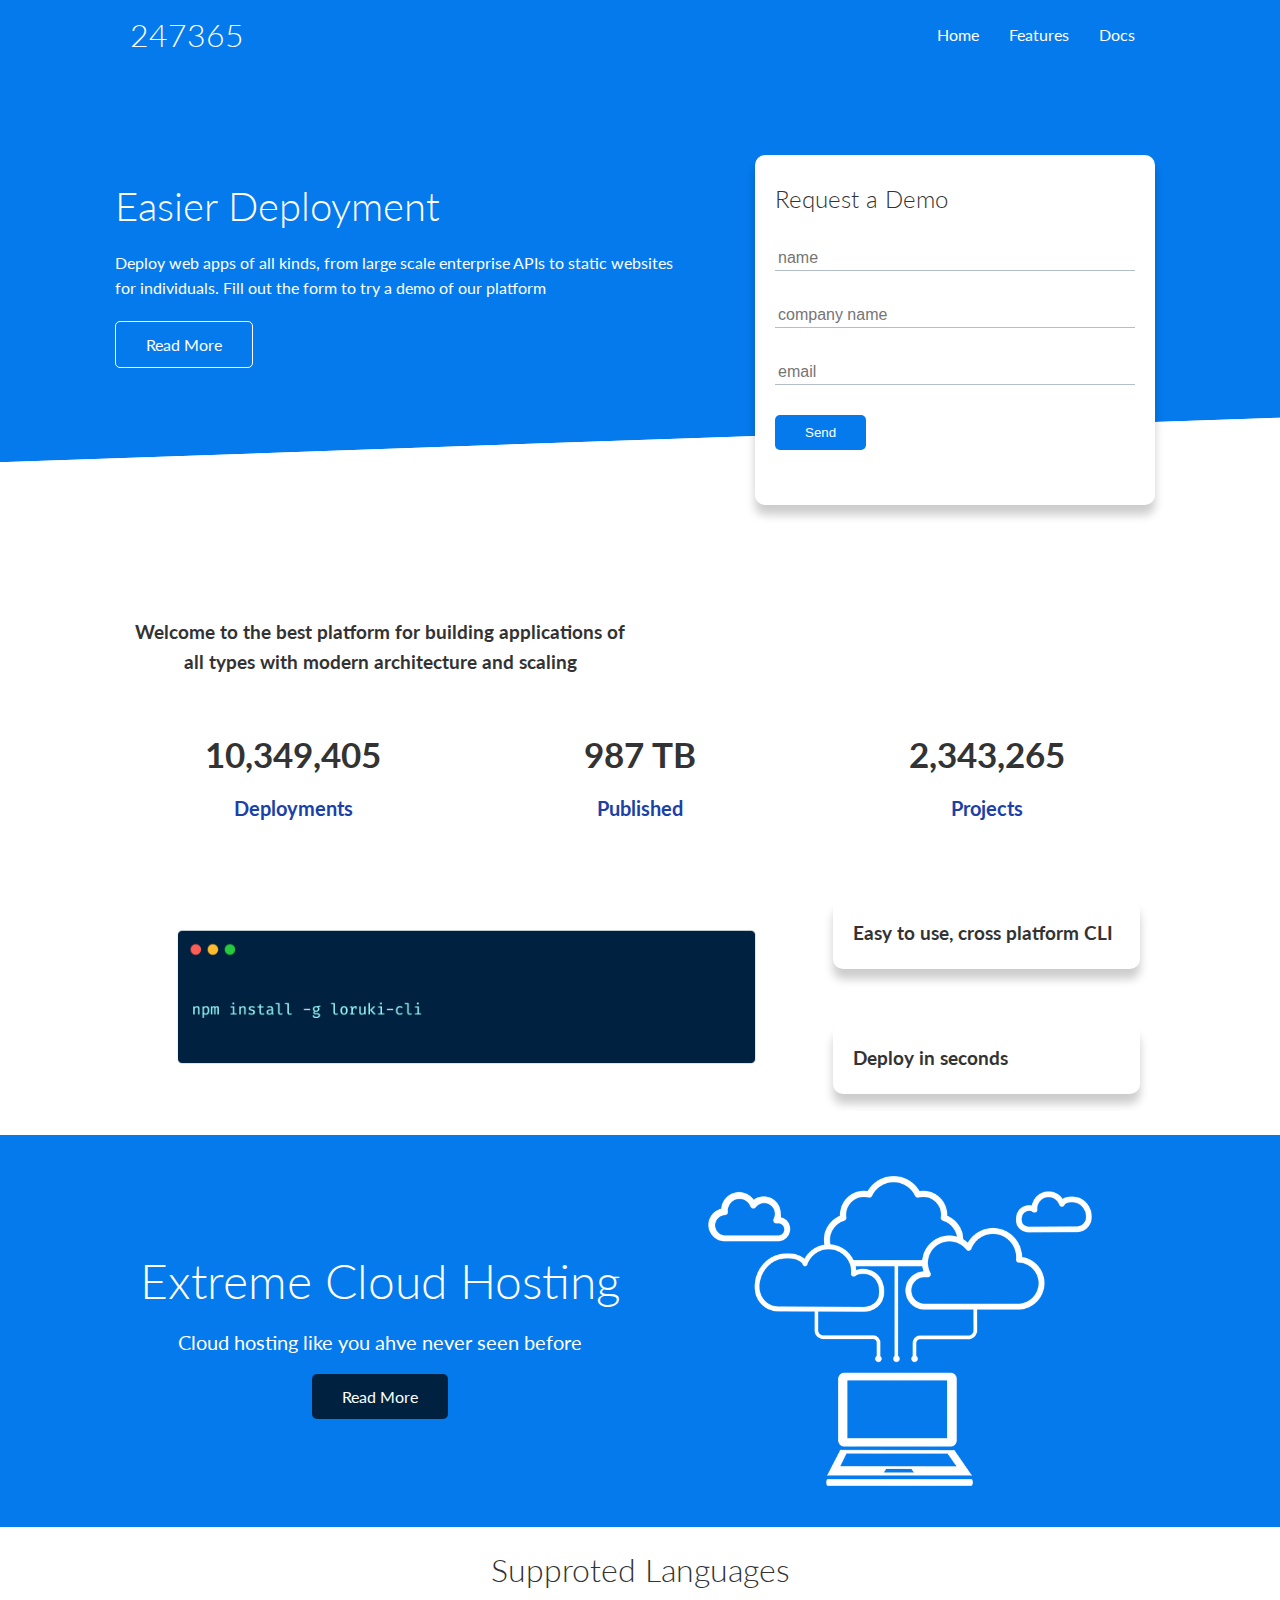
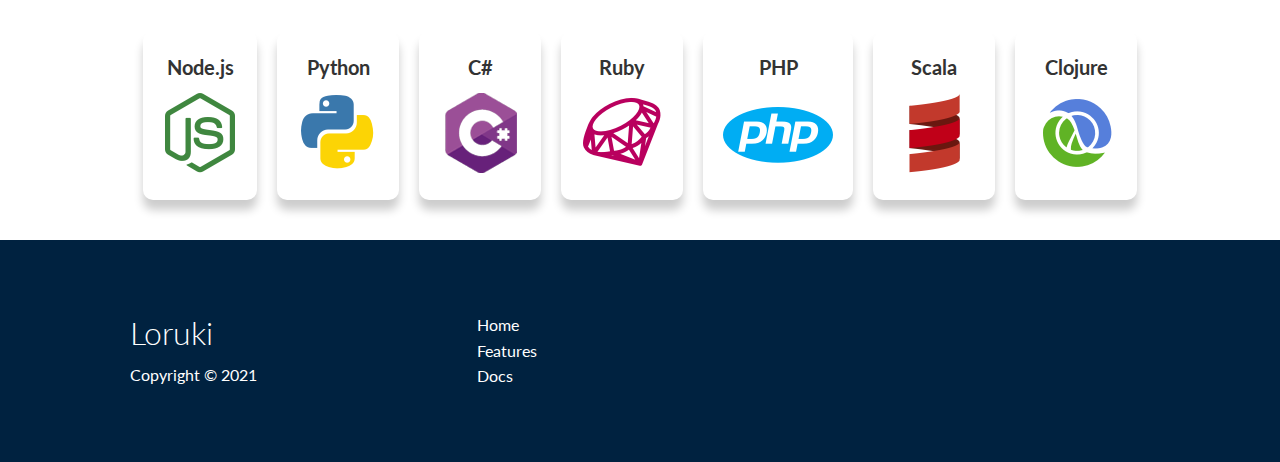
<file: loruki/index.html>
<!DOCTYPE html>
<html lang="en">

<head>
    <meta charset="UTF-8">
    <meta http-equiv="X-UA-Compatible" content="IE=edge">
    <meta name="viewport" content="width=device-width, initial-scale=1.0">
    <link rel="stylesheet" href="https://cdnjs.cloudflare.com/ajax/libs/font-awesome/6.0.0-beta2/css/all.min.css" integrity="sha512-YWzhKL2whUzgiheMoBFwW8CKV4qpHQAEuvilg9FAn5VJUDwKZZxkJNuGM4XkWuk94WCrrwslk8yWNGmY1EduTA==" crossorigin="anonymous" referrerpolicy="no-referrer" />
    <link rel="stylesheet" href="css/style.css">
    <link rel="stylesheet" href="css/utilities.css">

    <title>247365 | Cloud Hosting For Everyone</title>
</head>

<body>
    
    <!--navbar -->
    <div class="navbar">
        <div class="container flex">
            <h1 class="logo">247365</h1>
            <nav>
                <ul>
                    <li><a href="index.html">Home</a></li>
                    <li><a href="features.html">Features</a></li>
                    <li><a href="Docs.html">Docs</a></li>
                </ul>
            </nav>
        </div>
    </div>

    <!-- Showcase-->
    <section class="showcase">
        <div class="container grid">
            <div class="showcase-text">
                <h1>Easier Deployment</h1>
                <p>Deploy web apps of all kinds, from large
                     scale enterprise APIs to static websites for individuals.
                      Fill out the form to try a demo of our platform</p>
                    <a href="features.html" class="btn btn-outline">Read More</a>
            </div>

            <div class="showcase-form card">
                <h2>Request a Demo</h2>
                <form action="">
                    <div class="form-control">
                        <input type="text" name="name" placeholder="name" required>
                    </div>
                    <div class="form-control">
                        <input type="text" name="company" placeholder="company name">
                    </div>
                    <div class="form-control">
                        <input type="email" name="email" placeholder="email">
                    </div>
                    <input type="submit" value="Send" class="btn btn-primary">
                </form>
            </div>
        </div>
    </section>

    <!-- Stats-->
    <section class="stats">
        <div class="container">
            <h3 class="stats-heading text-center my-4">
                Welcome to the best platform for building applications of all types with modern architecture and scaling
            </h3>

            <div class="grid grid-3 text-center my-4">
                <div>
                    <i class="fas fa-server fa-3x"></i>
                    <h3>10,349,405</h3>
                    <p class="text-secondary">Deployments</p>
                </div>
                <div>
                    <i class="fas fa-upload fa-3x"></i>
                    <h3>987 TB</h3>
                    <p class="text-secondary">Published</p>
                </div>
                <div>
                    <i class="fas fa-project-diagram fa-3x"></i>
                    <h3>2,343,265</h3>
                    <p class="text-secondary">Projects</p>
                </div>
            </div>
        </div>
    </section>

    <!-- Cli -->
    <section class="cli">
        <div class="container grid">
            <img src="img/cli.png" alt="">
            <div class="card">
                <h3>Easy to use, cross platform CLI</h3>
            </div>
            <div class="card">
                <h3>Deploy in seconds</h3>
            </div>
        </div>
    </section>

    <!-- Cloud -->
    <section class="cloud bg-primary my-2 py-2">
        <div class="container grid">
            <div class="text-center">
                <h2 class="lg">Extreme Cloud Hosting</h2>
                <p class="lead my-1">Cloud hosting like you ahve never seen before</p>
                <a href="features.html" class="btn btn-dark">Read More</a>
            </div>
            <img src="img/cloud.png" alt="">
        </div>
    </section>

    <!-- Languages -->
    <section class="languages">
        <h2 class="md text-center my-2">
            Supproted Languages
        </h2>
        <div class="container flex">
            <div class="card">
                <h4>Node.js</h4>
                <img src="img/logos/node.png" alt="">
            </div>
            <div class="card">
                <h4>Python</h4>
                <img src="img/logos/python.png" alt="">
            </div>
            <div class="card">
                <h4>C#</h4>
                <img src="img/logos/csharp.png" alt="">
            </div>
            <div class="card">
                <h4>Ruby</h4>
                <img src="img/logos/ruby.png" alt="">
            </div>
            <div class="card">
                <h4>PHP</h4>
                <img src="img/logos/php.png" alt="">
            </div>
            <div class="card">
                <h4>Scala</h4>
                <img src="img/logos/scala.png" alt="">
            </div>
            <div class="card">
                <h4>Clojure</h4>
                <img src="img/logos/clojure.png" alt="">
            </div>
        </div>
    </section>

    <!-- Footer -->
    <footer class="footer bg-dark py-5">
        <div class="container grid grid-3">
            <div>
                <h1>Loruki</h1>
                <p>Copyright &copy; 2021</p>
            </div>
            <nav>
                <ul>
                    <li><a href="index.html">Home</a></li>
                    <li><a href="features.html">Features</a></li>
                    <li><a href="docs.html">Docs</a></li>
                </ul>
            </nav>
            <div class="social">
                <a href="#"><i class="fab fa-github fa-2x"></i></a>
                <a href="#"><i class="fab fa-facebook fa-2x"></i></a>
                <a href="#"><i class="fab fa-instagram fa-2x"></i></a>
                <a href="#"><i class="fab fa-twitter fa-2x"></i></a>
            </div>
        </div>
    </footer>
</body>

</html>
</file>
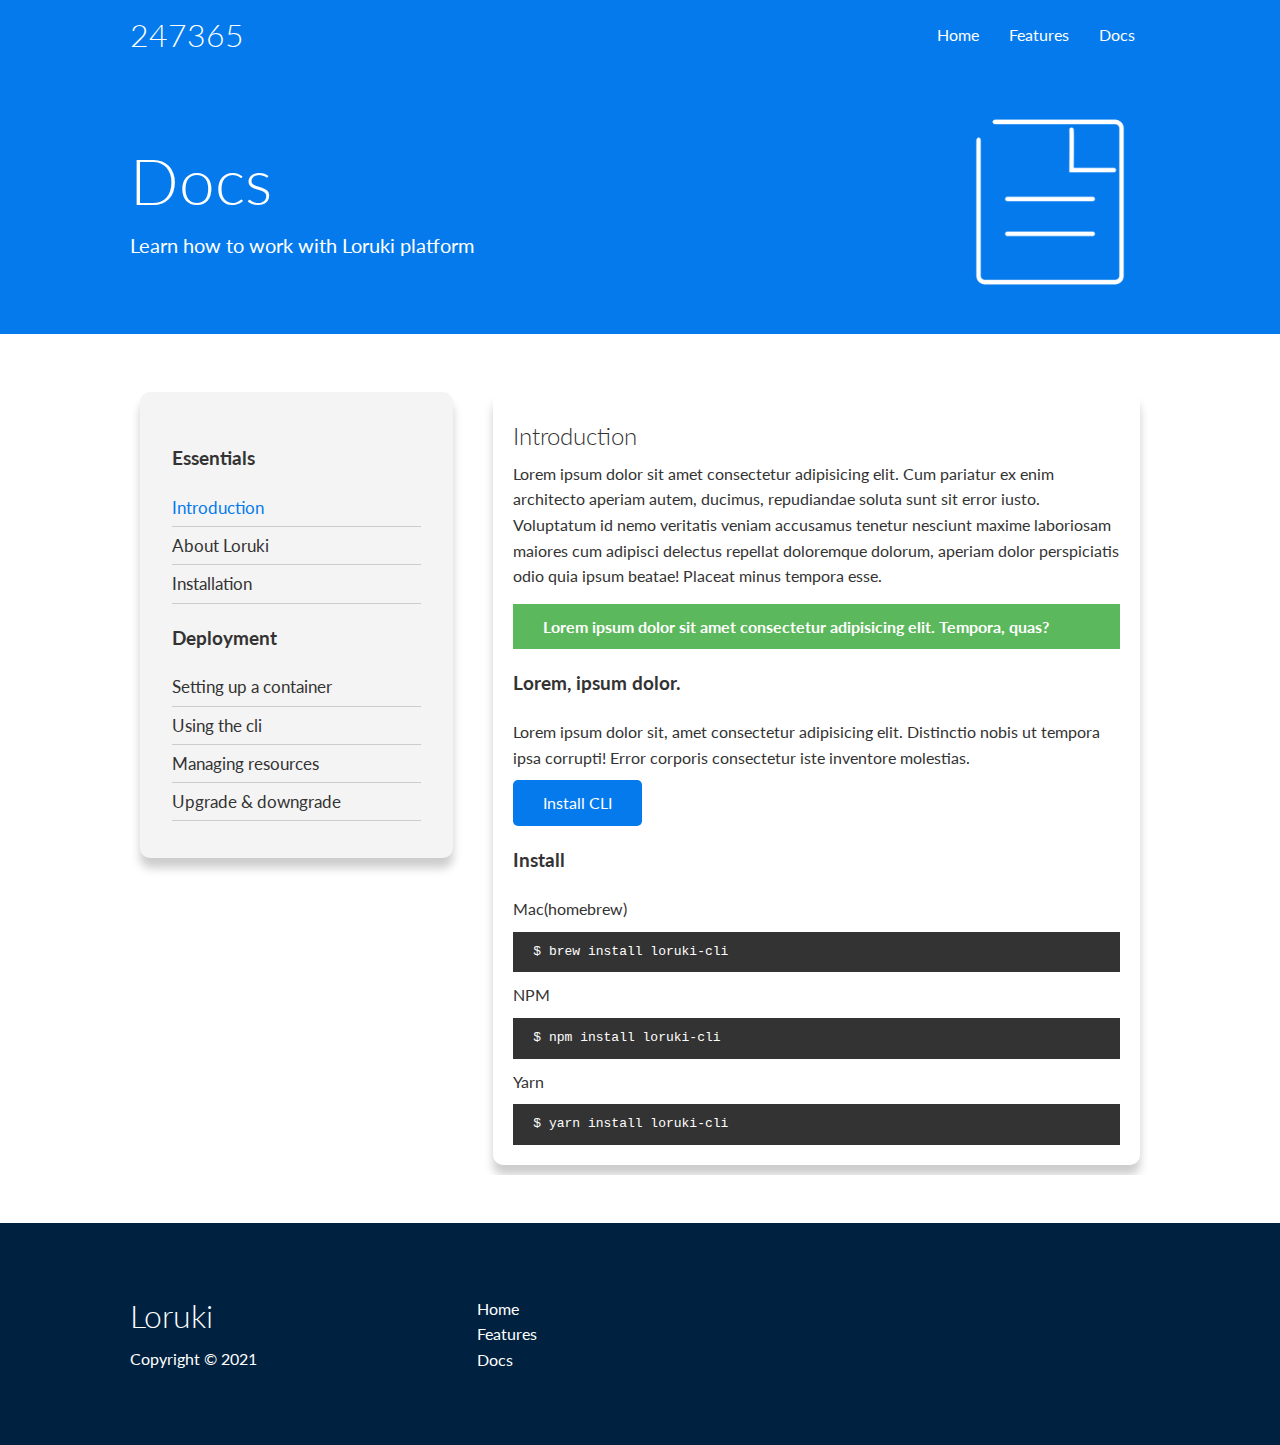
<file: loruki/docs.html>
<!DOCTYPE html>
<html lang="en">

<head>
    <meta charset="UTF-8">
    <meta http-equiv="X-UA-Compatible" content="IE=edge">
    <meta name="viewport" content="width=device-width, initial-scale=1.0">
    <link rel="stylesheet" href="https://cdnjs.cloudflare.com/ajax/libs/font-awesome/6.0.0-beta2/css/all.min.css" integrity="sha512-YWzhKL2whUzgiheMoBFwW8CKV4qpHQAEuvilg9FAn5VJUDwKZZxkJNuGM4XkWuk94WCrrwslk8yWNGmY1EduTA==" crossorigin="anonymous" referrerpolicy="no-referrer" />
    <link rel="stylesheet" href="css/style.css">
    <link rel="stylesheet" href="css/utilities.css">

    <title>247365 | Cloud Hosting For Everyone</title>
</head>

<body>
    
    <!--navbar -->
    <div class="navbar">
        <div class="container flex">
            <h1 class="logo">247365</h1>
            <nav>
                <ul>
                    <li><a href="index.html">Home</a></li>
                    <li><a href="features.html">Features</a></li>
                    <li><a href="Docs.html">Docs</a></li>
                </ul>
            </nav>
        </div>
    </div>

    <!-- Head --> 
    <section class="docs-head bg-primary py-3">
        <div class="container grid">
            <div>
                <h1 class="xl">Docs</h1>
                <p class="lead">Learn how to work with Loruki platform</p>
            </div>
            <img src="img/docs.png" alt="">
        </div>
    </section>

    <!-- Docs Main-->
    <section class="docs-main my-4">
        <div class="container grid">
            <div class="card bg-light p-3">
                <h3 class="my-2">Essentials</h3>
                <nav>
                    <ul>
                        <li><a class="text-primary" href="#">Introduction</a></li>
                        <li><a href="#">About Loruki</a></li>
                        <li><a href="#">Installation</a></li>
                    </ul>
                </nav>

                <h3 class="my-2">Deployment</h3>
                <nav>
                    <ul>
                        <li><a href="#">Setting up a container</a></li>
                        <li><a href="#">Using the cli</a></li>
                        <li><a href="#">Managing resources</a></li>
                        <li><a href="#">Upgrade & downgrade</a></li>

                    </ul>
                </nav>
            </div>

            <div class="card">
                <h2>Introduction</h2>
                <p>Lorem ipsum dolor sit amet consectetur
                    adipisicing elit. Cum pariatur ex enim
                    architecto aperiam autem, ducimus,
                    repudiandae soluta sunt sit error iusto.
                    Voluptatum id nemo veritatis veniam 
                    accusamus tenetur nesciunt maxime
                    laboriosam maiores cum adipisci 
                    delectus repellat doloremque dolorum,
                    aperiam dolor perspiciatis odio quia
                    ipsum beatae! Placeat minus tempora 
                    esse.</p>
                
                <div class="alert alert-success">
                    <i class="fas fa-info"></i>Lorem ipsum 
                    dolor sit amet consectetur adipisicing 
                    elit. Tempora, quas?
                </div>

                <h3>Lorem, ipsum dolor.</h3>
                <p>Lorem ipsum dolor sit, amet consectetur
                 adipisicing elit. Distinctio nobis ut 
                 tempora ipsa corrupti! Error corporis
                  consectetur iste inventore molestias.
                </p>
                <a href="#" class="btn btn-primary">Install CLI</a>

                <h3>Install</h3>
                <p>Mac(homebrew)</p>
                <pre><code>$ brew install loruki-cli</code></pre>
                <p>NPM</p>
                <pre><code>$ npm install loruki-cli</code></pre>
                <p>Yarn</p>
                <pre><code>$ yarn install loruki-cli</code></pre>
            </div>
        </div>
    </section>
    
    <!-- Footer -->
    <footer class="footer bg-dark py-5">
        <div class="container grid grid-3">
            <div>
                <h1>Loruki</h1>
                <p>Copyright &copy; 2021</p>
            </div>
            <nav>
                <ul>
                    <li><a href="index.html">Home</a></li>
                    <li><a href="features.html">Features</a></li>
                    <li><a href="docs.html">Docs</a></li>
                </ul>
            </nav>
            <div class="social">
                <a href="#"><i class="fab fa-github fa-2x"></i></a>
                <a href="#"><i class="fab fa-facebook fa-2x"></i></a>
                <a href="#"><i class="fab fa-instagram fa-2x"></i></a>
                <a href="#"><i class="fab fa-twitter fa-2x"></i></a>
            </div>
        </div>
    </footer>
</body>

</html>
</file>
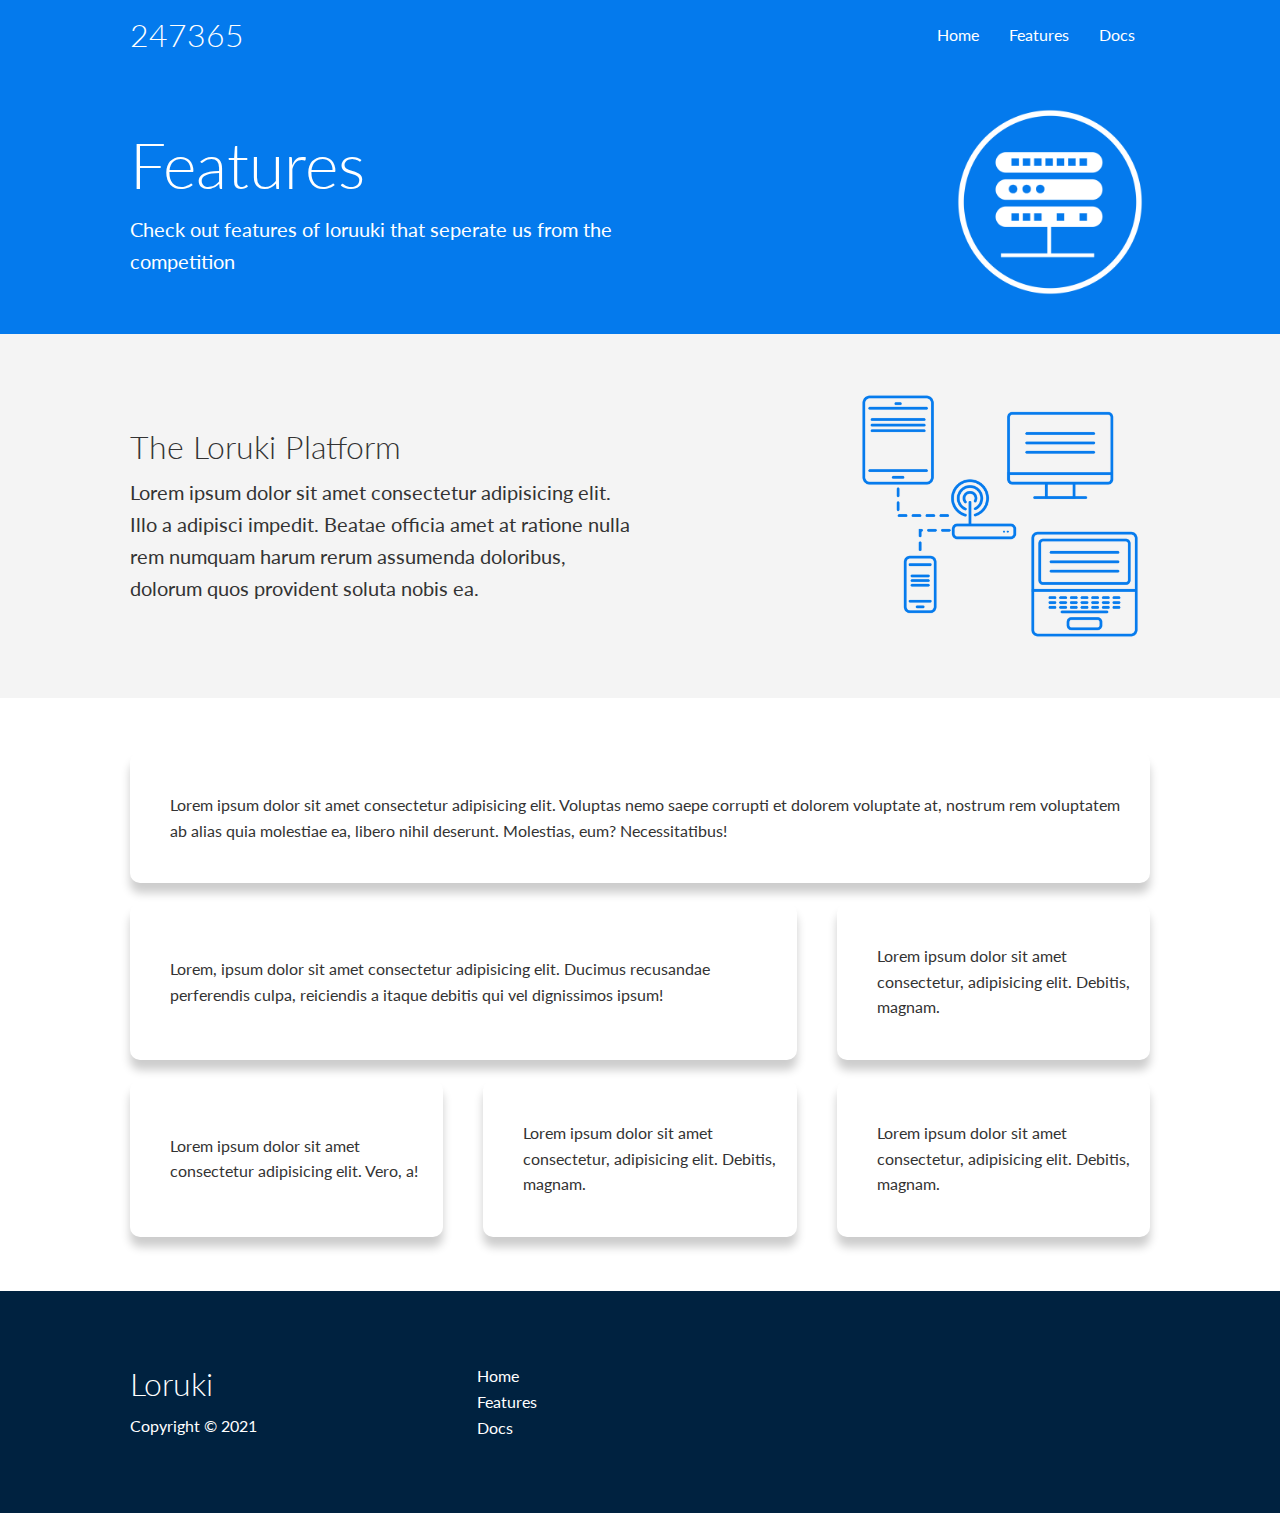
<file: loruki/features.html>
<!DOCTYPE html>
<html lang="en">

<head>
    <meta charset="UTF-8">
    <meta http-equiv="X-UA-Compatible" content="IE=edge">
    <meta name="viewport" content="width=device-width, initial-scale=1.0">
    <link rel="stylesheet" href="https://cdnjs.cloudflare.com/ajax/libs/font-awesome/6.0.0-beta2/css/all.min.css" integrity="sha512-YWzhKL2whUzgiheMoBFwW8CKV4qpHQAEuvilg9FAn5VJUDwKZZxkJNuGM4XkWuk94WCrrwslk8yWNGmY1EduTA==" crossorigin="anonymous" referrerpolicy="no-referrer" />
    <link rel="stylesheet" href="css/style.css">
    <link rel="stylesheet" href="css/utilities.css">

    <title>247365 | Cloud Hosting For Everyone</title>
</head>

<body>
    
    <!--navbar -->
    <div class="navbar">
        <div class="container flex">
            <h1 class="logo">247365</h1>
            <nav>
                <ul>
                    <li><a href="index.html">Home</a></li>
                    <li><a href="features.html">Features</a></li>
                    <li><a href="Docs.html">Docs</a></li>
                </ul>
            </nav>
        </div>
    </div>

    <!-- Head --> 
    <section class="features-head bg-primary py-3">
        <div class="container grid">
            <div>
                <h1 class="xl">Features</h1>
                <p class="lead">Check out features of loruuki that seperate us from the competition</p>
            </div>
            <img src="img/server.png" alt="">
        </div>
    </section>

     <!-- Sub Head --> 
     <section class="features-sub-head bg-light py-3">
        <div class="container grid">
            <div>
                <h1 class="md">The Loruki Platform</h1>
                <p class="lead">Lorem ipsum dolor sit amet consectetur adipisicing elit. Illo a adipisci impedit. Beatae officia amet at ratione nulla rem numquam harum rerum assumenda doloribus, dolorum quos provident soluta nobis ea.</p>
            </div>
            <img src="img/server2.png" alt="">
        </div>
    </section>

    <!-- Main Cards-->
    <section class="features-main my-2">
        <div class="container grid grid-3">
            <div class="card flex">
                <i class="fas fa-server fa-3x"></i>
                <p>Lorem ipsum dolor sit amet consectetur adipisicing elit. Voluptas nemo saepe corrupti et dolorem voluptate at, nostrum rem voluptatem ab alias quia molestiae ea, libero nihil deserunt. Molestias, eum? Necessitatibus!</p>
            </div>
            <div class="card flex">
                <i class="fas fa-network-wired fa-3x"></i>
                <p>
                    Lorem, ipsum dolor sit amet consectetur adipisicing elit. Ducimus
                    recusandae perferendis culpa, reiciendis a itaque debitis qui vel
                    dignissimos ipsum!
                </p>
            </div>
            <div class="card flex">
                <i class="fas fa-laptop-code fa-3x"></i>
                <p>
                    Lorem ipsum dolor sit amet consectetur, adipisicing elit. Debitis,
                    magnam.
                </p>
            </div>
            <div class="card flex">
                <i class="fas fa-database fa-3x"></i>
                <p>
                    Lorem ipsum dolor sit amet consectetur adipisicing elit. Vero, a!
                </p>
            </div>
            <div class="card flex">
                <i class="fas fa-power-off fa-3x"></i>
                <p>
                    Lorem ipsum dolor sit amet consectetur, adipisicing elit. Debitis,
                    magnam.
                </p>
            </div>
            <div class="card flex">
                <i class="fas fa-upload fa-3x"></i>
                <p>
                    Lorem ipsum dolor sit amet consectetur, adipisicing elit. Debitis,
                    magnam.
                </p>
            </div>
        </div>
    </section>

    <!-- Footer -->
    <footer class="footer bg-dark py-5">
        <div class="container grid grid-3">
            <div>
                <h1>Loruki</h1>
                <p>Copyright &copy; 2021</p>
            </div>
            <nav>
                <ul>
                    <li><a href="index.html">Home</a></li>
                    <li><a href="features.html">Features</a></li>
                    <li><a href="docs.html">Docs</a></li>
                </ul>
            </nav>
            <div class="social">
                <a href="#"><i class="fab fa-github fa-2x"></i></a>
                <a href="#"><i class="fab fa-facebook fa-2x"></i></a>
                <a href="#"><i class="fab fa-instagram fa-2x"></i></a>
                <a href="#"><i class="fab fa-twitter fa-2x"></i></a>
            </div>
        </div>
    </footer>
</body>

</html>
</file>
<file: loruki/css/style.css>
@import url('https://fonts.googleapis.com/css2?family=Genos:wght@600&family=Lato:wght@300&display=swap');

:root {
    --primary-color: #047aed;
    --secondary-color: #1c3fa8;
    --dark-color: #002240;
    --light-color: #f4f4f4;
    --success-color: #5cb85c;
    --error-color: #d9534f;
  }

*{
    box-sizing: border-box;
    padding: 0;
    margin: 0;
}

body{
    font-family: 'Lato', sans-serif;
    color: #333;
    line-height: 1.6;
}

ul{
    list-style-type: none;
}

a{
    text-decoration: none;
    color: #333;
}

h1, h2{
    font-weight: 300;
    line-height: 1.2;
    margin: 10px 0;
}

p{
    margin: 10px 0;
}

img{
    width: 100%;
}

code, pre {
    background: #333;
    color: #fff;
    padding: 10px;
}

/* Navbar */
.navbar{
    background-color: var(--primary-color);
    color: #fff;
    height: 70px;
}

.navbar .flex{
    justify-content: space-between;
}

.navbar ul{
    display: flex;
}

.navbar a{
    color: #fff;
    padding: 10px;
    margin: 0 5px;
}

.navbar a:hover {
    border-bottom: 2px #fff solid;
}

/* Showcase */
.showcase{
    height: 400px;
    background-color: var(--primary-color);
    color: #fff;
    position: relative;
}

.showcase h1{
    font-size: 40px;
}

.showcase p{
    margin: 20px 0;
}

.showcase .grid{
    overflow: visible;
    grid-template-columns: 55% 45%;
    gap: 30px;
}

.showcase-text {
    animation: slideInFromLeft 1s ease-in;
}

.showcase-form{
    position: relative;
    top: 60px;
    height: 350px;
    width: 400px;
    padding: 40px;
    z-index: 100;
    justify-self: flex-end;
    animation: slideInFromRight 1s ease-in;
}

.showcase-form .form-control{
    margin: 30px 0;
}

.showcase-form input[type='text'],
.showcase-form input[type='email']{
    border: 0;
    border-bottom: 1px solid #b4becb;
    width: 100%;
    padding: 3px;
    font-size: 16px;
}

.showcase-form input:focus{
    outline: none;
}

.showcase::before,
.showcase::after{
    content: '';
    position: absolute;
    height: 100px;
    bottom: -70px;
    right: 0;
    left: 0;
    background: #fff;
    transform: skewY(-2deg);
    -webkit-transform: skewY(-2deg);
    -moz-transform: skewY(-2deg);
    -ms-transform: skewY(-2deg);
}

/* Stats */
.stats{
    padding-top: 100px;
    animation: slideInFromBottom 1s ease-in;
}

.stats-heading{
    max-width: 500px;
    margin: auto;
}

.stats .grid h3{
    font-size: 35px;
}

.stats .grid p{
    font-size: 20px;
    font-weight: bold;
}

/* Cli */
.cli .grid {
    grid-template-columns: repeat(3, 1fr);
    grid-template-rows: repeat(2, 1fr);
}

.cli .grid > *:first-child {
    grid-column: 1/ span 2;
    grid-row: 1/ span 2;
}

/* Languages */
.languages .flex {
    flex-wrap: wrap;
}

.languages .card{
    text-align: center;
    margin: 18px 10px 40px;
    transition: transform 0.2s ease-in;
}

.languages .card h4 {
    font-size: 20px;
    margin-bottom: 10px;
}

.languages .card:hover {
    transform: translateY(-15px);
}

/* Features */
.features-head img,
.docs-head img {
    width: 200px;
    justify-self: flex-end;
}

.features-sub-head img {
    width: 300px;
    justify-self: flex-end;
}

.features-main .card > i {
    margin-right: 20px;
}

.features-main .grid {
    padding: 30px;
}

.features-main .grid> *:first-child {
    grid-column: 1/ span 3;
}

.features-main .grid> *:nth-child(2) {
    grid-column: 1/ span 2;
}

/* Docs */
.docs-main h3 {
    margin: 20px 0;
}

.docs-main .grid {
    grid-template-columns: 1fr 2fr;
    align-items: flex-start;
}

.docs-main nav li {
    font-size: 17px;
    padding-bottom: 5px;
    margin-bottom: 5px;
    border-bottom: 1px #ccc solid;
}

.docs-main a:hover {
    font-weight: bold;
}

/* Footer */
.footer .social a {
    margin: 0 10px;
}

/* Animations */
@keyframes slideInFromLeft {
    0% {
        transform: translateX(-100%);
    }

    100% {
        transform: translateX(0);
    }
}

@keyframes slideInFromRight {
    0% {
        transform: translateY(-100%);
    }

    100% {
        transform: translateX(0);
    }
}

@keyframes slideInFromTop {
    0% {
        transform: translateY(-100%);
    }

    100% {
        transform: translateX(0);
    }
}

@keyframes slideInFromBottom {
    0% {
        transform: translateY(100%);
    }

    100% {
        transform: translateX(0);
    }
}

/* Tablets and under */
@media (max-width: 768px) {
    .grid,
    .showcase .grid,
    .stats .grid,
    .cli .grid,
    .cloud .grid,
    .features-main .grid,
    .docs-main .grid {
        grid-template-columns: 1fr;
        grid-template-rows: 1fr;
    }

    .showcase {
        height: auto;
    }

    .showcase-text {
        text-align: center;
        margin-top: 40px;
    }

    .showcase-form {
        justify-self: center;
        margin:auto;
    }

    .cli .grid > *:first-child {
        grid-column: 1;
        grid-row: 1;
    }

    .features-head,
    .features-sub-head,
    .docs-head {
        text-align: center;
    }

    .features-head img,
    .features-sub-head img,
    .docs-head img {
        justify-self: center;
    }
}

/* Mobile */
@media (max-width: 500px) {
    .navbar {
        height: 110px;
    }

    .navbar .flex {
        flex-direction: column;
    }

    .navbar ul {
        padding: 10px;
        background-color: rgba(0,0,0, 0.1);
    }
}
</file>
<file: loruki/css/utilities.css>
.container{
    max-width: 1100px;
    margin: 0 auto;
    overflow: auto;
    padding: 0 40px;
}

.card{
    background-color: #fff;
    color: #333;
    border-radius: 10px;
    box-shadow: 0 10px 10px rgba(0, 0, 0, 0.2);
    padding: 20px;
    margin: 10px;
}

.btn{
    display: inline-block;
    padding: 10px 30px;
    cursor: pointer;
    background: var(--primary-color);
    color: #fff;
    border: none;
    border-radius: 5px;
}

.btn-outline{
    background-color: transparent;
    border: 1px solid #fff;
}

.btn:hover{
    transform: scale(0.98);
}

/* Backgrounds & colored buttons */
.bg-primary,
.btn-primary {
    background-color: var(--primary-color);
    color: #fff;
}

.bg-secondary,
.btn-secondary {
    background-color: var(--secondary-color);
    color: #fff;
}

.bg-dark,
.btn-dark {
    background-color: var(--dark-color);
    color: #fff;
}

.bg-light,
.btn-light {
    background-color: var(--light-color);
    color: #333;
}

.bg-primary a,
.btn-primary a,
.bg-secondary a,
.btn-secondary a,
.bg-dark a,
.btn-dark a {
    color: #fff;
}

/* Text Colors */
.text-primary {
    color: var(--primary-color);
}

.text-secondary {
    color: var(--secondary-color);
}

.text-dark {
    color: var(--dark-color);
}

.text-light {
    color: var(--light-color);
}

/* Text sizes */
.lead {
    font-size: 20px;
}

.sm {
    font-size: 1rem;
}

.md {
    font-size: 2rem;
}

.lg {
    font-size: 3rem;
}

.xl {
    font-size: 4rem;
}

.text-center{
    text-align: center;
}

/* Alert */
.alert {
    background-color: var(--light-color);
    padding: 10px 20px;
    font-weight: bold;
    margin: 15px 0;
}

.alert i {
    margin-right: 10px;
}

.alert-success {
    background-color: var(--success-color);
    color: #fff;
}

.alert-error {
    background-color: var(--error-color);
    color: #fff;
}

.flex{
    display: flex;
    justify-content: center;
    align-items: center;
    height: 100%;
}

.grid{
    display: grid;
    grid-template-columns: repeat(2, 1fr);
    gap: 20px;
    justify-content: center;
    align-items: center;
    height: 100%;
}

.grid-3{
    grid-template-columns: repeat(3, 1fr);
}

/* Margin */
.my-1{
    margin: 1rem 0;
}

.my-2{
    margin: 1.5rem 0;
}

.my-3{
    margin: 2rem 0;
}

.my-4{
    margin: 3rem 0;
}

.my-5{
    margin: 4rem 0;
}

.m-1{
    margin: 1rem;
}

.m-2{
    margin: 1.5rem;
}

.m-3{
    margin: 2rem;
}

.m-4{
    margin: 3rem;
}

.m-5{
    margin: 4rem;
}

/* Padding */
.py-1{
    padding: 1rem 0;
}

.py-2{
    padding: 1.5rem 0;
}

.py-3{
    padding: 2rem 0;
}

.py-4{
    padding: 3rem 0;
}

.py-5{
    padding: 4rem 0;
}

.p-1{
    padding: 1rem;
}

.p-2{
    padding: 1.5rem;
}

.p-3{
    padding: 2rem;
}

.p-4{
    padding: 3rem;
}

.p-5{
    padding: 4rem;
}
</file>
